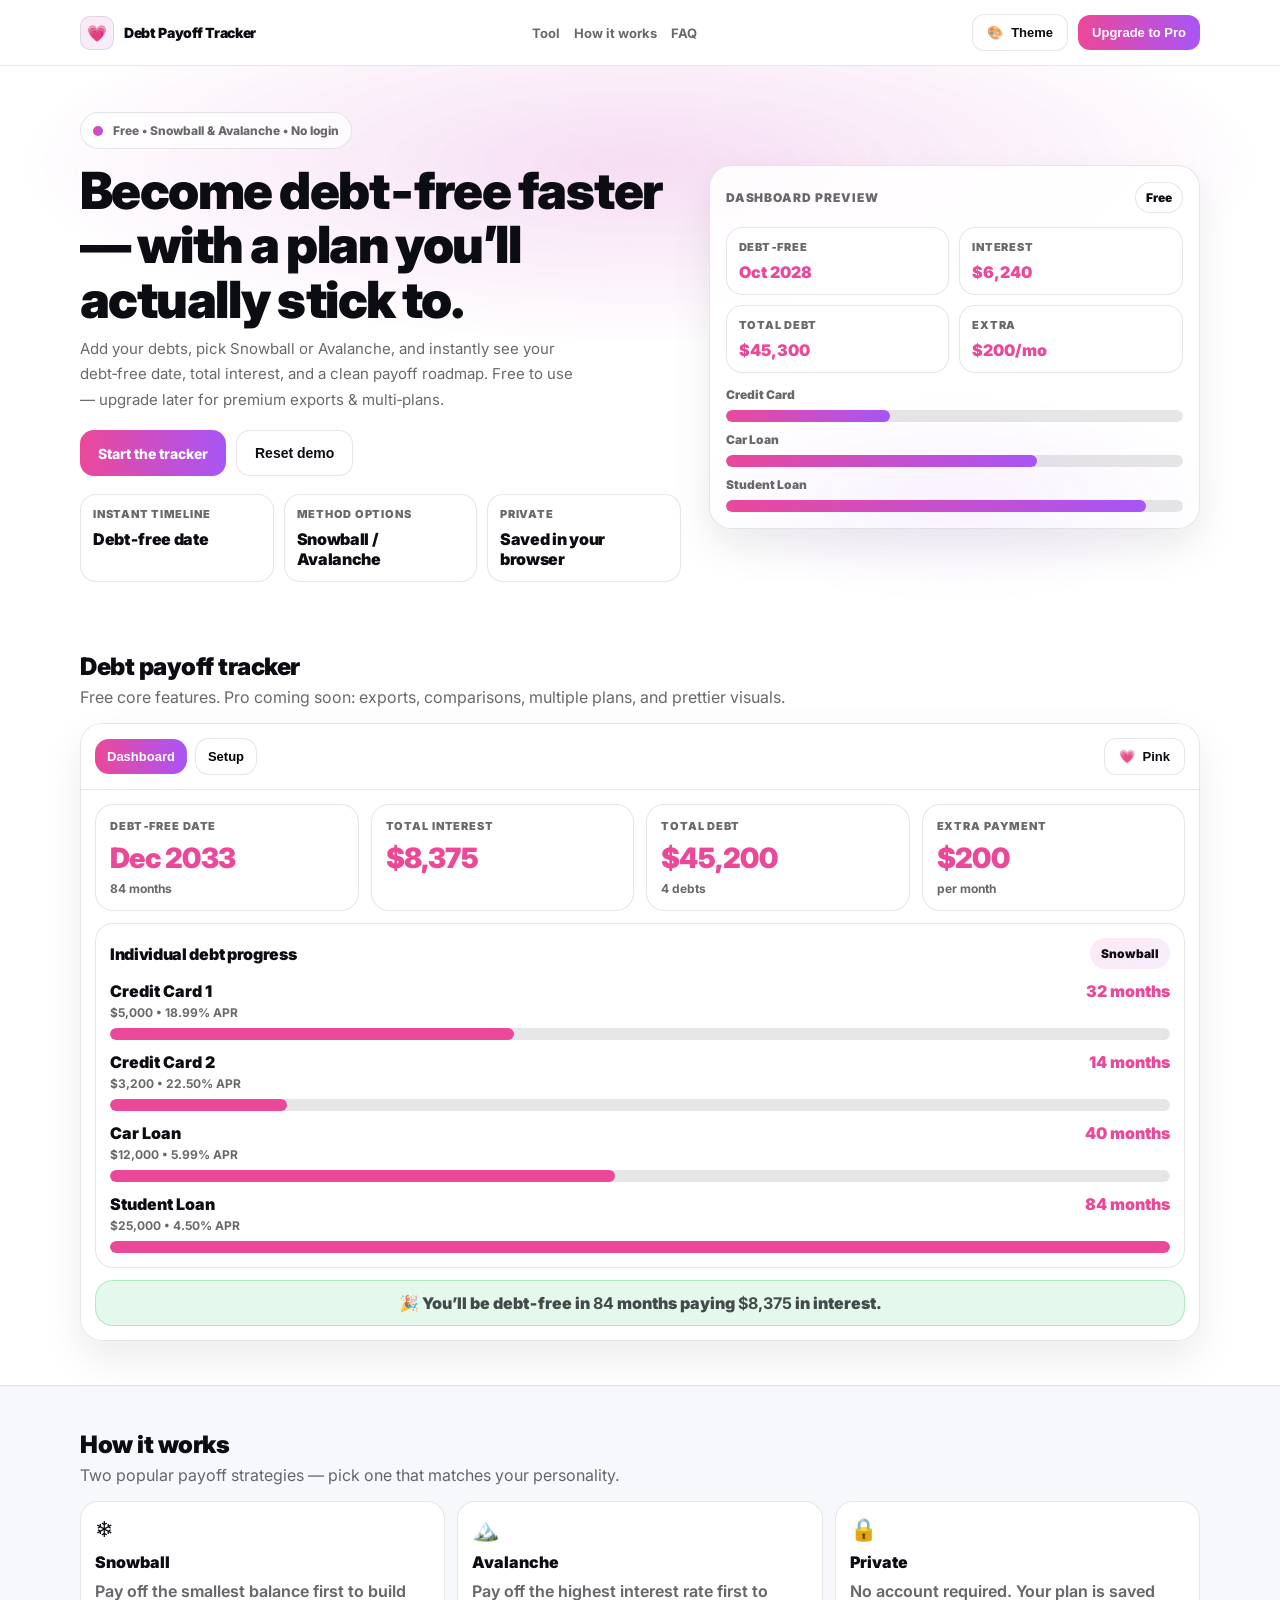
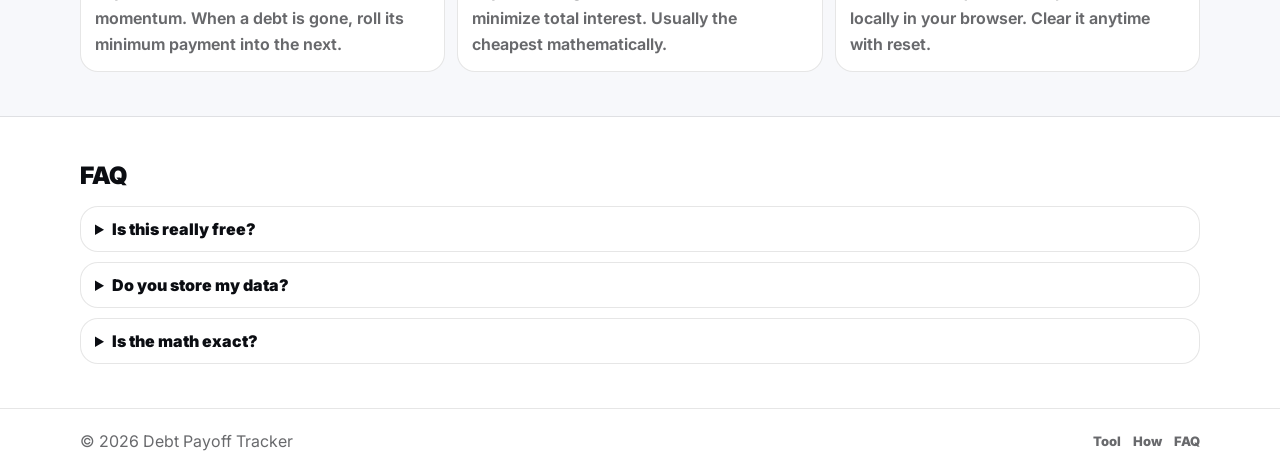
<file: index.html>
<!doctype html>
<html lang="en">
<head>
  <meta charset="utf-8" />
  <meta name="viewport" content="width=device-width, initial-scale=1" />
  <title>Debt Payoff Tracker</title>
  <meta name="description" content="Free debt snowball & avalanche payoff tracker. Estimate your debt-free date, total interest, and payoff plan in minutes." />
  <link rel="preconnect" href="https://fonts.googleapis.com">
  <link rel="preconnect" href="https://fonts.gstatic.com" crossorigin>
  <link href="https://fonts.googleapis.com/css2?family=Inter:wght@400;600;700;800;900&display=swap" rel="stylesheet">
  <link rel="stylesheet" href="./style.css" />
</head>
<body>
  <header class="topbar">
    <div class="container topbar__inner">
      <a class="brand" href="#top" aria-label="Debt Payoff Tracker home">
        <span class="brand__mark" aria-hidden="true">💗</span>
        <span class="brand__name">Debt Payoff Tracker</span>
      </a>

      <nav class="topbar__nav">
        <a class="navlink" href="#tools">Tool</a>
        <a class="navlink" href="#how">How it works</a>
        <a class="navlink" href="#faq">FAQ</a>
      </nav>

      <div class="topbar__actions">
        <button class="btn btn--ghost" id="themeToggle" type="button" aria-label="Toggle theme">
          <span class="icon" aria-hidden="true">🎨</span>
          Theme
        </button>
        <button class="btn btn--primary" id="upgradeBtn" type="button">
          Upgrade to Pro
        </button>
      </div>
    </div>
  </header>

  <main id="top">
    <section class="hero">
      <div class="container hero__inner">
        <div class="hero__copy">
          <div class="badge">
            <span class="badge__dot" aria-hidden="true"></span>
            Free • Snowball & Avalanche • No login
          </div>

          <h1>Become debt‑free faster — with a plan you’ll actually stick to.</h1>
          <p class="hero__sub">
            Add your debts, pick Snowball or Avalanche, and instantly see your debt‑free date, total interest,
            and a clean payoff roadmap. Free to use — upgrade later for premium exports & multi‑plans.
          </p>

          <div class="hero__cta">
            <a class="btn btn--xl btn--primary" href="#tools">Start the tracker</a>
            <button class="btn btn--xl btn--ghost" type="button" id="resetBtn">Reset demo</button>
          </div>

          <div class="hero__meta">
            <div class="metaCard">
              <div class="metaCard__kicker">Instant timeline</div>
              <div class="metaCard__value">Debt‑free date</div>
            </div>
            <div class="metaCard">
              <div class="metaCard__kicker">Method options</div>
              <div class="metaCard__value">Snowball / Avalanche</div>
            </div>
            <div class="metaCard">
              <div class="metaCard__kicker">Private</div>
              <div class="metaCard__value">Saved in your browser</div>
            </div>
          </div>
        </div>

        <div class="hero__preview" aria-hidden="true">
          <div class="previewCard">
            <div class="previewCard__top">
              <div class="previewCard__title">Dashboard preview</div>
              <div class="pill">Free</div>
            </div>
            <div class="previewGrid">
              <div class="miniStat">
                <div class="miniStat__k">Debt‑free</div>
                <div class="miniStat__v">Oct 2028</div>
              </div>
              <div class="miniStat">
                <div class="miniStat__k">Interest</div>
                <div class="miniStat__v">$6,240</div>
              </div>
              <div class="miniStat">
                <div class="miniStat__k">Total debt</div>
                <div class="miniStat__v">$45,300</div>
              </div>
              <div class="miniStat">
                <div class="miniStat__k">Extra</div>
                <div class="miniStat__v">$200/mo</div>
              </div>
            </div>

            <div class="previewBars">
              <div class="barRow">
                <div class="barRow__name">Credit Card</div>
                <div class="barRow__bar"><span style="width:36%"></span></div>
              </div>
              <div class="barRow">
                <div class="barRow__name">Car Loan</div>
                <div class="barRow__bar"><span style="width:68%"></span></div>
              </div>
              <div class="barRow">
                <div class="barRow__name">Student Loan</div>
                <div class="barRow__bar"><span style="width:92%"></span></div>
              </div>
            </div>
          </div>
          <div class="glow" aria-hidden="true"></div>
        </div>
      </div>
    </section>

    <section class="section" id="tools">
      <div class="container">
        <div class="section__head">
          <h2>Debt payoff tracker</h2>
          <p class="muted">Free core features. Pro coming soon: exports, comparisons, multiple plans, and prettier visuals.</p>
        </div>

        <div class="toolShell" id="toolShell">
          <div class="toolShell__top">
            <div class="toolTabs" role="tablist" aria-label="Tracker tabs">
              <button class="tab is-active" data-tab="dashboard" type="button" role="tab" aria-selected="true">Dashboard</button>
              <button class="tab" data-tab="setup" type="button" role="tab" aria-selected="false">Setup</button>
            </div>

            <div class="toolActions">
              <button class="btn btn--ghost" id="colorModeBtn" type="button" aria-label="Color mode">
                <span class="icon" aria-hidden="true">💗</span>
                Pink
              </button>
            </div>
          </div>

          <!-- DASHBOARD -->
          <div class="panel" data-panel="dashboard">
            <div class="cards">
              <div class="card">
                <div class="kicker">Debt‑Free Date</div>
                <div class="big" data-out="debtFreeDate">—</div>
                <div class="mini"><span data-out="months">0</span> months</div>
              </div>
              <div class="card">
                <div class="kicker">Total Interest</div>
                <div class="big" data-out="totalInterest">$0</div>
              </div>
              <div class="card">
                <div class="kicker">Total Debt</div>
                <div class="big" data-out="totalDebt">$0</div>
                <div class="mini"><span data-out="debtCount">0</span> debts</div>
              </div>
              <div class="card">
                <div class="kicker">Extra Payment</div>
                <div class="big" data-out="extra">$0</div>
                <div class="mini">per month</div>
              </div>
            </div>

            <div class="box">
              <div class="box__head">
                <h3>Individual debt progress</h3>
                <div class="pill pill--soft" id="methodPill">Snowball</div>
              </div>
              <div class="progressList" data-out="progressList"></div>
            </div>

            <div class="celebrate" role="status" aria-live="polite">
              🎉 You’ll be debt‑free in <b data-out="monthsInline">0</b> months paying <b data-out="totalInterestInline">$0</b> in interest.
            </div>
          </div>

          <!-- SETUP -->
          <div class="panel" data-panel="setup" hidden>
            <div class="box">
              <div class="box__head">
                <h3>Settings</h3>
                <div class="pill pill--soft">Free</div>
              </div>

              <div class="formGrid">
                <div class="field">
                  <label for="methodSel">Payoff method</label>
                  <select id="methodSel">
                    <option value="snowball">Snowball (smallest first)</option>
                    <option value="avalanche">Avalanche (highest rate)</option>
                  </select>
                </div>

                <div class="field">
                  <label for="extraInp">Extra monthly payment</label>
                  <input id="extraInp" type="number" min="0" step="1" placeholder="200" />
                </div>
              </div>
            </div>

            <div class="box">
              <div class="box__head">
                <h3>Your debts</h3>
                <button class="btn btn--primary" id="addDebtBtn" type="button">+ Add debt</button>
              </div>

              <div class="tableHead">
                <div>Name</div><div>Balance</div><div>Min payment</div><div>APR %</div><div></div>
              </div>

              <div class="debts" id="debtsHost"></div>

              <div class="note muted">
                Tip: Enter balances, minimum payments, and APR. Your data stays on your device (browser storage).
              </div>
            </div>
          </div>
        </div>
      </div>
    </section>

    <section class="section section--alt" id="how">
      <div class="container">
        <div class="section__head">
          <h2>How it works</h2>
          <p class="muted">Two popular payoff strategies — pick one that matches your personality.</p>
        </div>

        <div class="grid3">
          <div class="infoCard">
            <div class="infoCard__icon" aria-hidden="true">❄️</div>
            <h3>Snowball</h3>
            <p>Pay off the smallest balance first to build momentum. When a debt is gone, roll its minimum payment into the next.</p>
          </div>
          <div class="infoCard">
            <div class="infoCard__icon" aria-hidden="true">🏔️</div>
            <h3>Avalanche</h3>
            <p>Pay off the highest interest rate first to minimize total interest. Usually the cheapest mathematically.</p>
          </div>
          <div class="infoCard">
            <div class="infoCard__icon" aria-hidden="true">🔒</div>
            <h3>Private</h3>
            <p>No account required. Your plan is saved locally in your browser. Clear it anytime with reset.</p>
          </div>
        </div>
      </div>
    </section>

    <section class="section" id="faq">
      <div class="container">
        <div class="section__head">
          <h2>FAQ</h2>
        </div>

        <div class="faq">
          <details>
            <summary>Is this really free?</summary>
            <p>Yes — the core tracker is free. Pro will add exports (PDF/CSV), multi‑plans, and nicer visuals.</p>
          </details>
          <details>
            <summary>Do you store my data?</summary>
            <p>No. Your entries are saved in your browser (localStorage). If you switch devices or clear browser data, it resets.</p>
          </details>
          <details>
            <summary>Is the math exact?</summary>
            <p>It’s an estimate based on monthly compounding and your minimum + extra payments. Real statements can differ slightly due to daily interest and fees.</p>
          </details>
        </div>
      </div>
    </section>

    <footer class="footer">
      <div class="container footer__inner">
        <div class="muted">© <span id="year"></span> Debt Payoff Tracker</div>
        <div class="footer__links">
          <a href="#tools">Tool</a>
          <a href="#how">How</a>
          <a href="#faq">FAQ</a>
        </div>
      </div>
    </footer>
  </main>

  <!-- Modal -->
  <div class="modal" id="modal" hidden>
    <div class="modal__backdrop" data-close="1"></div>
    <div class="modal__card" role="dialog" aria-modal="true" aria-labelledby="modalTitle">
      <div class="modal__head">
        <div>
          <div class="pill">Pro</div>
          <h3 id="modalTitle">Upgrade to Pro (coming soon)</h3>
        </div>
        <button class="btn btn--ghost" type="button" data-close="1">Close</button>
      </div>
      <div class="modal__body">
        <ul class="list">
          <li>Export your payoff plan (PDF/CSV)</li>
          <li>Side‑by‑side Snowball vs Avalanche comparison</li>
          <li>Save multiple plans (family / business / personal)</li>
          <li>Cleaner visuals + dark mode</li>
        </ul>
        <p class="muted">Want payments (Stripe) + Pro unlock? Add it later once traffic starts coming in.</p>
      </div>
      <div class="modal__foot">
        <button class="btn btn--primary" type="button" data-close="1">Got it</button>
      </div>
    </div>
  </div>

  <script src="./app.js"></script>
</body>
</html>
</file>
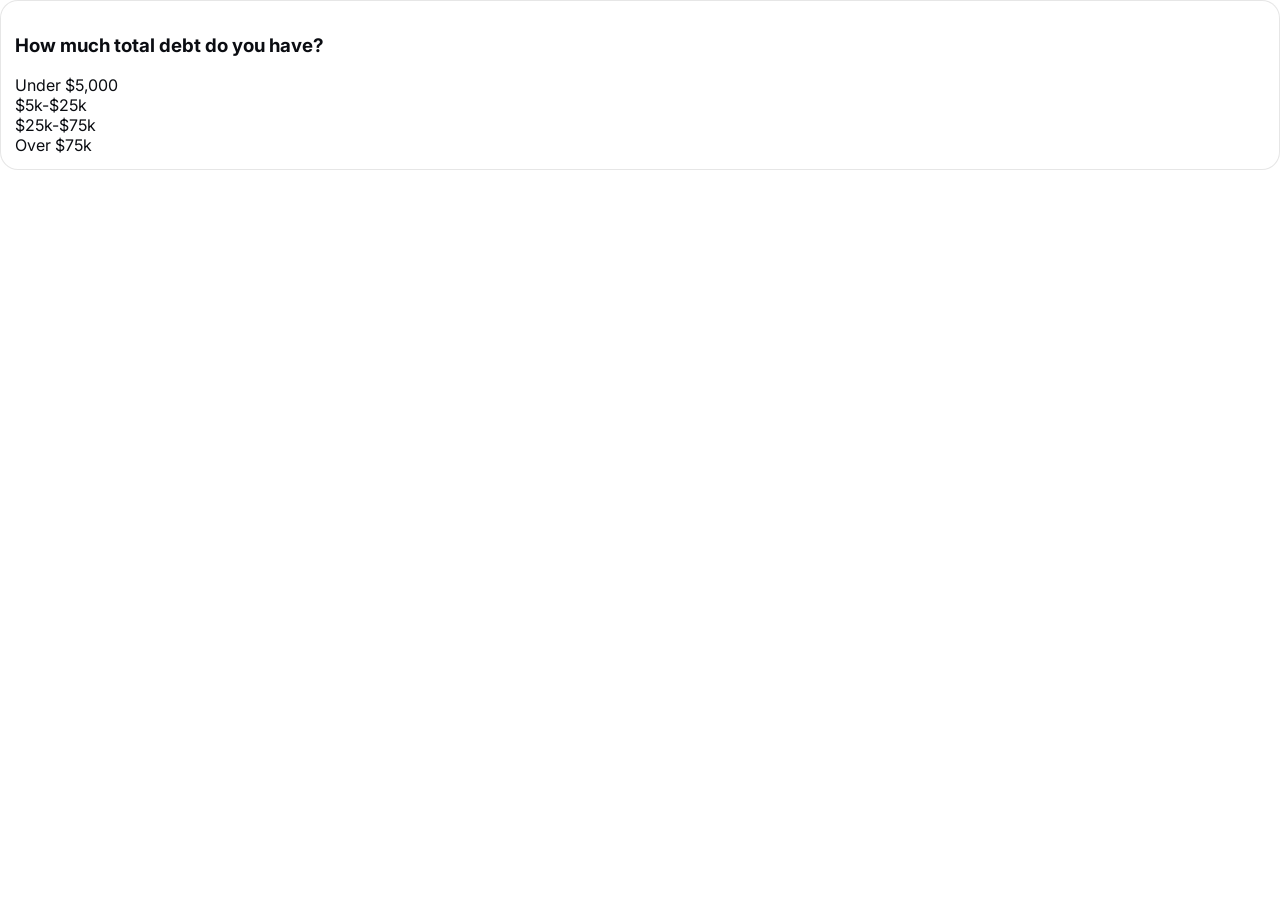
<file: quiz.html>
<!doctype html>
<html lang="en">
<head>
<meta charset="utf-8"/>
<meta name="viewport" content="width=device-width, initial-scale=1"/>
<title>Debt Quiz</title>
<link href="https://fonts.googleapis.com/css2?family=Inter:wght@400;600;700;800;900&display=swap" rel="stylesheet">
<link rel="stylesheet" href="style.css"/>
</head>
<body>

<div class="quiz-container">
  <div class="card" id="quizCard"></div>
</div>

<script src="quiz.js"></script>
</body>
</html>
</file>
<file: style.css>
/* Debt Payoff Tracker — ilovepdf-inspired minimal SaaS layout */
:root{
  --bg:#ffffff; --bg2:#f7f8fb; --text:#0b0d12;
  --muted:rgba(11,13,18,.62); --line:rgba(11,13,18,.10);
  --shadow:0 18px 42px rgba(11,13,18,.08);
  --primary:#ec4899; --primary2:#a855f7;
  --soft:rgba(236,72,153,.12); --soft2:rgba(168,85,247,.10);
}
[data-color="blue"]{ --primary:#3b82f6; --primary2:#22c55e; --soft:rgba(59,130,246,.12); --soft2:rgba(34,197,94,.10); }
*{box-sizing:border-box} html,body{height:100%}
body{margin:0;font-family:Inter,system-ui,-apple-system,Segoe UI,Roboto,Arial,sans-serif;color:var(--text);background:var(--bg)}
a{color:inherit;text-decoration:none}
.container{width:min(1120px,calc(100% - 40px));margin:0 auto}
.muted{color:var(--muted)}
.topbar{position:sticky;top:0;z-index:30;background:rgba(255,255,255,.75);backdrop-filter:blur(10px);border-bottom:1px solid var(--line)}
.topbar__inner{display:flex;align-items:center;justify-content:space-between;gap:14px;padding:14px 0}
.brand{display:flex;align-items:center;gap:10px;font-weight:900;letter-spacing:-.02em}
.brand__mark{width:34px;height:34px;display:grid;place-items:center;border-radius:10px;background:linear-gradient(135deg,var(--soft),var(--soft2));border:1px solid var(--line)}
.brand__name{font-size:14px}
.topbar__nav{display:flex;gap:14px;align-items:center}
.navlink{font-weight:700;font-size:13px;color:var(--muted)}
.navlink:hover{color:var(--text)}
.topbar__actions{display:flex;gap:10px;align-items:center}
.btn{border:1px solid var(--line);background:rgba(255,255,255,.85);color:var(--text);border-radius:12px;padding:10px 14px;font-weight:800;font-size:13px;cursor:pointer;transition:transform .08s ease,box-shadow .18s ease,background .18s ease;display:inline-flex;align-items:center;gap:8px;user-select:none}
.btn:hover{transform:translateY(-1px);box-shadow:0 10px 26px rgba(11,13,18,.10)}
.btn:active{transform:translateY(0)}
.btn--primary{border:none;color:#fff;background:linear-gradient(90deg,var(--primary),var(--primary2))}
.btn--ghost{background:rgba(255,255,255,.70)}
.btn--xl{padding:14px 18px;border-radius:14px;font-size:14px}
.icon{opacity:.9}
.badge{display:inline-flex;align-items:center;gap:10px;padding:10px 12px;border-radius:999px;border:1px solid var(--line);background:rgba(255,255,255,.75);color:var(--muted);font-weight:800;font-size:12px}
.badge__dot{width:10px;height:10px;border-radius:999px;background:linear-gradient(90deg,var(--primary),var(--primary2))}
.hero{position:relative;padding:46px 0 26px;overflow:hidden}
.hero:before{content:"";position:absolute;inset:-30% -20% auto -20%;height:520px;background:radial-gradient(closest-side,var(--soft),transparent 70%),radial-gradient(closest-side,var(--soft2),transparent 70%);filter:blur(2px);opacity:.9;pointer-events:none}
.hero__inner{position:relative;display:grid;grid-template-columns:1.1fr .9fr;gap:28px;align-items:center}
.hero__copy h1{margin:14px 0 10px;font-size:clamp(34px,4vw,54px);line-height:1.06;letter-spacing:-.03em;font-weight:900}
.hero__sub{margin:0;font-size:15px;line-height:1.7;color:var(--muted);max-width:56ch}
.hero__cta{margin-top:18px;display:flex;gap:10px;flex-wrap:wrap}
.hero__meta{margin-top:18px;display:grid;grid-template-columns:repeat(3,minmax(0,1fr));gap:10px;max-width:680px}
.metaCard{border:1px solid var(--line);background:rgba(255,255,255,.78);border-radius:16px;padding:12px}
.metaCard__kicker{font-weight:900;font-size:11px;color:var(--muted);text-transform:uppercase;letter-spacing:.07em}
.metaCard__value{margin-top:8px;font-weight:900;letter-spacing:-.02em}
.hero__preview{position:relative;min-height:360px}
.previewCard{position:relative;border-radius:22px;border:1px solid var(--line);background:rgba(255,255,255,.88);box-shadow:var(--shadow);padding:16px}
.previewCard__top{display:flex;justify-content:space-between;align-items:center;gap:12px;margin-bottom:14px}
.previewCard__title{font-weight:900;color:var(--muted);font-size:12px;text-transform:uppercase;letter-spacing:.08em}
.pill{border:1px solid var(--line);background:rgba(255,255,255,.86);border-radius:999px;padding:7px 10px;font-weight:900;font-size:12px}
.pill--soft{border-color:transparent;background:linear-gradient(135deg,var(--soft),var(--soft2))}
.previewGrid{display:grid;grid-template-columns:repeat(2,minmax(0,1fr));gap:10px}
.miniStat{border-radius:16px;border:1px solid var(--line);background:rgba(255,255,255,.82);padding:12px}
.miniStat__k{font-size:11px;font-weight:900;color:var(--muted);text-transform:uppercase;letter-spacing:.07em}
.miniStat__v{margin-top:8px;font-size:16px;font-weight:900;color:var(--primary)}
.previewBars{margin-top:14px;display:flex;flex-direction:column;gap:10px}
.barRow{display:flex;flex-direction:column;gap:8px}
.barRow__name{font-weight:900;font-size:12px;color:var(--muted)}
.barRow__bar{height:12px;border-radius:999px;background:rgba(11,13,18,.10);overflow:hidden}
.barRow__bar span{display:block;height:100%;border-radius:999px;background:linear-gradient(90deg,var(--primary),var(--primary2))}
.glow{position:absolute;inset:auto -30% -30% -30%;height:280px;background:radial-gradient(closest-side,var(--soft2),transparent 70%);filter:blur(18px);opacity:.85}
.section{padding:44px 0}
.section--alt{background:var(--bg2);border-top:1px solid var(--line);border-bottom:1px solid var(--line)}
.section__head{margin-bottom:16px}
.section__head h2{margin:0 0 6px;font-size:24px;letter-spacing:-.02em;font-weight:900}
.section__head p{margin:0}
.toolShell{border-radius:22px;border:1px solid var(--line);background:rgba(255,255,255,.88);box-shadow:var(--shadow);overflow:hidden}
.toolShell__top{display:flex;justify-content:space-between;align-items:center;gap:12px;padding:14px;border-bottom:1px solid var(--line);background:rgba(255,255,255,.85)}
.toolTabs{display:flex;gap:8px;align-items:center}
.tab{border:1px solid var(--line);background:rgba(255,255,255,.86);padding:10px 12px;border-radius:14px;font-weight:900;font-size:13px;cursor:pointer}
.tab.is-active{border:none;color:#fff;background:linear-gradient(90deg,var(--primary),var(--primary2))}
.panel{padding:14px}
.cards{display:grid;grid-template-columns:repeat(4,minmax(0,1fr));gap:12px;margin-bottom:12px}
.card,.box{border-radius:18px;border:1px solid var(--line);background:rgba(255,255,255,.92);padding:14px}
.kicker{font-size:11px;font-weight:900;color:var(--muted);text-transform:uppercase;letter-spacing:.08em}
.big{margin-top:8px;font-size:28px;font-weight:950;color:var(--primary);letter-spacing:-.02em}
.mini{margin-top:6px;font-size:12px;color:var(--muted);font-weight:700}
.box__head{display:flex;justify-content:space-between;align-items:center;gap:10px;margin-bottom:12px}
.box__head h3{margin:0;font-size:16px;font-weight:900;letter-spacing:-.02em}
.progressList{display:flex;flex-direction:column;gap:12px}
.progressItem{display:flex;flex-direction:column;gap:8px}
.progressTop{display:flex;justify-content:space-between;gap:10px;align-items:flex-start}
.progressName{font-weight:900}
.progressSub{margin-top:4px;font-size:12px;color:var(--muted);font-weight:700}
.progressMonths{font-weight:950;color:var(--primary);white-space:nowrap}
.bar{height:12px;border-radius:999px;background:rgba(11,13,18,.10);overflow:hidden}
.bar>div{height:100%;width:0;border-radius:999px;background:var(--primary);transition:width .35s ease}
.celebrate{margin-top:12px;border-radius:18px;border:1px solid rgba(34,197,94,.28);background:rgba(34,197,94,.12);padding:12px 14px;text-align:center;font-weight:900;color:rgba(11,13,18,.74)}
.formGrid{display:grid;grid-template-columns:repeat(2,minmax(0,1fr));gap:12px}
.field label{display:block;font-size:12px;font-weight:900;color:rgba(11,13,18,.70);margin-bottom:6px}
.field select,.field input{width:100%;border:1px solid var(--line);background:rgba(255,255,255,.96);border-radius:14px;padding:12px;font-weight:800;font-size:13px;outline:none}
.tableHead{display:grid;grid-template-columns:2fr 1fr 1fr 1fr 44px;gap:10px;padding:10px;font-size:11px;font-weight:950;color:var(--muted);text-transform:uppercase;letter-spacing:.08em}
.debts{display:flex;flex-direction:column;gap:10px}
.row{display:grid;grid-template-columns:2fr 1fr 1fr 1fr 44px;gap:10px;align-items:center;padding:10px;border-radius:16px;border:1px solid var(--line);background:rgba(11,13,18,.03)}
.row input{width:100%;border:1px solid var(--line);background:rgba(255,255,255,.96);border-radius:14px;padding:11px 10px;font-weight:850;font-size:13px}
.trash{width:44px;height:44px;border-radius:14px;border:1px solid var(--line);background:rgba(255,255,255,.92);cursor:pointer;font-size:16px}
.trash:hover{transform:translateY(-1px)}
.note{margin-top:10px;font-size:12px;font-weight:700}
.grid3{display:grid;grid-template-columns:repeat(3,minmax(0,1fr));gap:12px}
.infoCard{border-radius:18px;border:1px solid var(--line);background:rgba(255,255,255,.92);padding:14px}
.infoCard__icon{font-size:22px}
.infoCard h3{margin:10px 0 6px;font-size:16px;font-weight:950}
.infoCard p{margin:0;color:var(--muted);font-weight:650;line-height:1.65}
.faq{display:flex;flex-direction:column;gap:10px}
details{border-radius:18px;border:1px solid var(--line);background:rgba(255,255,255,.92);padding:12px 14px}
summary{cursor:pointer;font-weight:950}
details p{margin:10px 0 0;color:var(--muted);line-height:1.65;font-weight:650}
.footer{border-top:1px solid var(--line);padding:22px 0;background:rgba(255,255,255,.85)}
.footer__inner{display:flex;align-items:center;justify-content:space-between;gap:12px}
.footer__links{display:flex;gap:12px}
.footer__links a{color:var(--muted);font-weight:850;font-size:13px}
.footer__links a:hover{color:var(--text)}
.modal{position:fixed;inset:0;z-index:60}
.modal__backdrop{position:absolute;inset:0;background:rgba(0,0,0,.35);backdrop-filter:blur(6px)}
.modal__card{position:relative;width:min(640px,calc(100% - 26px));margin:8vh auto 0;border-radius:22px;border:1px solid rgba(255,255,255,.20);background:rgba(255,255,255,.92);box-shadow:0 30px 80px rgba(0,0,0,.25);padding:14px}
.modal__head{display:flex;justify-content:space-between;align-items:flex-start;gap:12px}
.modal__head h3{margin:8px 0 0;font-size:18px;font-weight:950;letter-spacing:-.02em}
.modal__body{padding:10px 2px}
.list{margin:0;padding-left:18px;color:rgba(11,13,18,.72);font-weight:700;line-height:1.8}
.modal__foot{display:flex;justify-content:flex-end;padding-top:8px}
@media(max-width:980px){.hero__inner{grid-template-columns:1fr}.hero__preview{order:-1;min-height:auto}.cards{grid-template-columns:repeat(2,minmax(0,1fr))}.grid3{grid-template-columns:1fr}}
@media(max-width:700px){.topbar__nav{display:none}.hero__meta{grid-template-columns:1fr}.formGrid{grid-template-columns:1fr}.tableHead{display:none}.row{grid-template-columns:1fr}.trash{width:100%}}
</file>
